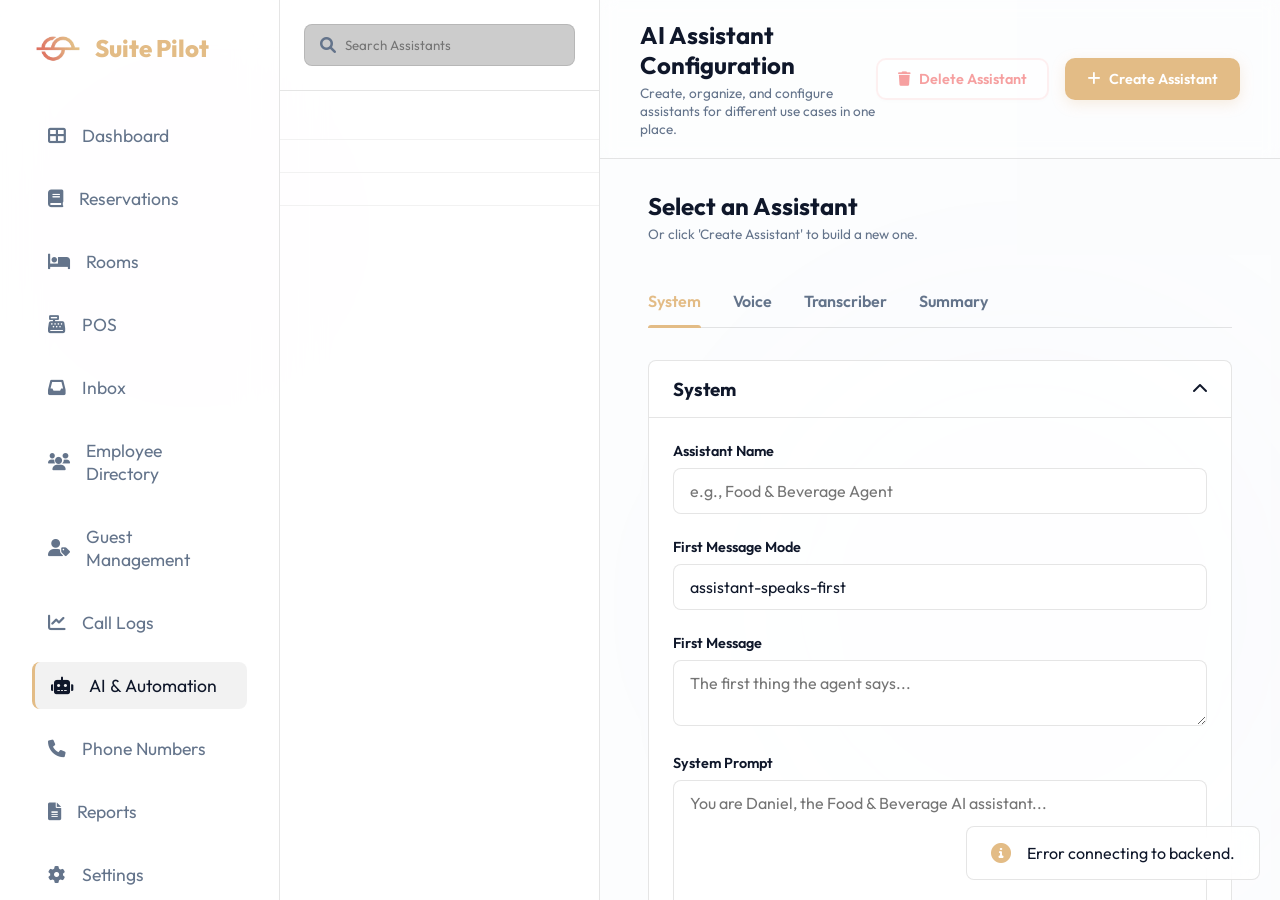
<file: frontend/assistants.html>
<!DOCTYPE html>
<html lang="en">

<head>
    <meta charset="UTF-8">
    <meta name="viewport" content="width=device-width, initial-scale=1.0">
    <link rel="apple-touch-icon" sizes="106x106" href="logo.png">
    <link rel="icon" type="image/png" href="logo.png">
    <title>AI Assistant Configuration - Suite Pilot</title>
    <link rel="preconnect" href="https://fonts.googleapis.com">
    <link rel="preconnect" href="https://fonts.gstatic.com" crossorigin>
    <link href="https://fonts.googleapis.com/css2?family=Outfit:wght@300;400;600;800&display=swap" rel="stylesheet">
    <link rel="stylesheet" href="css/style.css">
    <link href="https://cdnjs.cloudflare.com/ajax/libs/font-awesome/6.0.0/css/all.min.css" rel="stylesheet">
</head>

<body>
    <div class="background-effects">
        <div class="glow-orb orb-1"></div>
        <div class="glow-orb orb-2"></div>
    </div>

    <div class="dashboard layout-assistants">
        <!-- Main Sidebar -->
        <aside class="sidebar">
            <div class="brand">
                <img src="logo.png" alt="Aura Staff Logo" style="height: 32px; width: auto; object-fit: contain;">
                <span>Suite Pilot</span>
            </div>
            <nav class="menu">
                <a href="index.html"><i class="fas fa-th-large"></i> Dashboard</a>
                <a href="#"><i class="fas fa-book"></i> Reservations</a>
                <a href="#"><i class="fas fa-bed"></i> Rooms</a>
                <a href="#"><i class="fas fa-cash-register"></i> POS</a>
                <a href="#"><i class="fas fa-inbox"></i> Inbox</a>
                <a href="#"><i class="fas fa-users"></i> Employee Directory</a>
                <a href="#"><i class="fas fa-user-tag"></i> Guest Management</a>
                <a href="logs.html"><i class="fas fa-chart-line"></i> Call Logs</a>
                <a href="assistants.html" class="active"><i class="fas fa-robot"></i> AI & Automation</a>
                <a href="phone_numbers.html"><i class="fas fa-phone"></i> Phone Numbers</a>
                <a href="#"><i class="fas fa-file-alt"></i> Reports</a>
                <a href="#"><i class="fas fa-cog"></i> Settings</a>
            </nav>
        </aside>

        <!-- Secondary Sidebar: Assistants List -->
        <aside class="assistants-sidebar">
            <div class="search-box">
                <i class="fas fa-search"></i>
                <input type="text" placeholder="Search Assistants">
            </div>
            <div class="assistants-list" id="assistants-list">
                <!-- Populated by JS -->
                <div class="assistant-item skeleton"></div>
                <div class="assistant-item skeleton"></div>
                <div class="assistant-item skeleton"></div>
            </div>
        </aside>

        <!-- Main Configuration Panel -->
        <main class="config-panel">
            <header class="config-header">
                <div>
                    <h1>AI Assistant Configuration</h1>
                    <p>Create, organize, and configure assistants for different use cases in one place.</p>
                </div>
                <div class="header-actions">
                    <button class="btn btn-danger" id="btn-delete" disabled><i class="fas fa-trash"></i> Delete Assistant</button>
                    <button class="btn btn-primary" id="btn-create" onclick="openCreateMode()"><i class="fas fa-plus"></i> Create Assistant</button>
                </div>
            </header>

            <div class="config-content" id="config-content">
                <h2 id="assistant-name-display">Select an Assistant</h2>
                <p class="assistant-id" id="assistant-id-display">Or click 'Create Assistant' to build a new one.</p>

                <div class="tabs">
                    <div class="tab active">System</div>
                    <div class="tab">Voice</div>
                    <div class="tab">Transcriber</div>
                    <div class="tab">Summary</div>
                </div>

                <div class="config-form">
                    <div class="accordion open">
                        <div class="accordion-header">
                            <h3>System</h3>
                            <i class="fas fa-chevron-up"></i>
                        </div>
                        <div class="accordion-body">
                            <form id="assistant-form">
                                <div class="form-group">
                                    <label>Assistant Name</label>
                                    <input type="text" id="input-name" class="input-field"
                                        placeholder="e.g., Food & Beverage Agent">
                                </div>

                                <div class="form-group">
                                    <label>First Message Mode</label>
                                    <select id="input-first-msg-mode" class="input-field">
                                        <option value="assistant-speaks-first">assistant-speaks-first</option>
                                        <option value="user-speaks-first">user-speaks-first</option>
                                    </select>
                                </div>

                                <div class="form-group">
                                    <label>First Message</label>
                                    <textarea id="input-first-message" class="input-field" rows="2"
                                        placeholder="The first thing the agent says..."></textarea>
                                </div>

                                <div class="form-group">
                                    <label>System Prompt</label>
                                    <textarea id="input-system-prompt" class="input-field" rows="6"
                                        placeholder="You are Daniel, the Food & Beverage AI assistant..."></textarea>
                                </div>

                                <div class="sliders-group">
                                    <div class="slider-control">
                                        <label>Max Tokens: <span id="val-tokens">250</span></label>
                                        <input type="range" id="input-tokens" min="50" max="1000" value="250"
                                            oninput="document.getElementById('val-tokens').textContent=this.value">
                                    </div>
                                    <div class="slider-control">
                                        <label>Temperature: <span id="val-temp">0.7</span></label>
                                        <input type="range" id="input-temp" min="0" max="1" step="0.1" value="0.7"
                                            oninput="document.getElementById('val-temp').textContent=this.value">
                                    </div>
                                </div>

                                <div class="form-actions" id="form-actions" style="display: none;">
                                    <button type="submit" class="btn btn-primary" id="btn-save">Publish
                                        Assistant</button>
                                </div>
                            </form>
                        </div>
                    </div>
                </div>
            </div>
        </main>
    </div>

    <!-- Notification Toast -->
    <div id="toast" class="toast">
        <i class="fas fa-info-circle"></i>
        <span id="toast-message">Message</span>
    </div>

    <script src="js/assistants.js"></script>
</body>

</html>
</file>
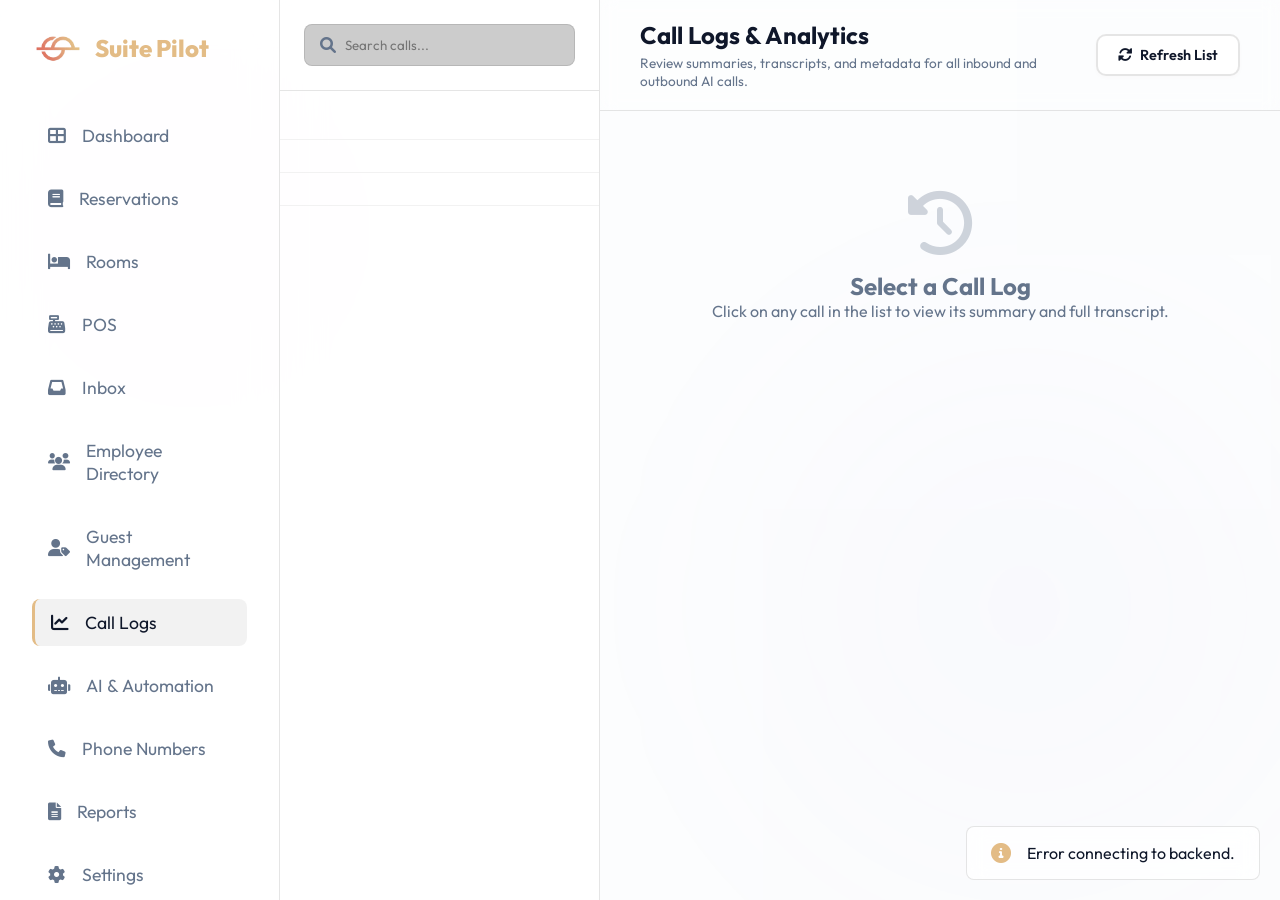
<file: frontend/logs.html>
<!DOCTYPE html>
<html lang="en">

<head>
    <meta charset="UTF-8">
    <meta name="viewport" content="width=device-width, initial-scale=1.0">
    <link rel="apple-touch-icon" sizes="76x76" href="logo.png">
    <link rel="icon" type="image/png" href="logo.png">
    <title>Call Logs & Analytics - Suite Pilot</title>
    <link rel="preconnect" href="https://fonts.googleapis.com">
    <link rel="preconnect" href="https://fonts.gstatic.com" crossorigin>
    <link href="https://fonts.googleapis.com/css2?family=Outfit:wght@300;400;600;800&display=swap" rel="stylesheet">
    <link rel="stylesheet" href="css/style.css">
    <link href="https://cdnjs.cloudflare.com/ajax/libs/font-awesome/6.0.0/css/all.min.css" rel="stylesheet">
</head>

<body>
    <div class="background-effects">
        <div class="glow-orb orb-1"></div>
        <div class="glow-orb orb-2"></div>
    </div>

    <div class="dashboard layout-assistants">
        <!-- Main Sidebar -->
        <aside class="sidebar">
            <div class="brand">
                <img src="logo.png" alt="Aura Staff Logo" style="height: 32px; width: auto; object-fit: contain;">
                <span>Suite Pilot</span>
            </div>
            <nav class="menu">
                <a href="index.html"><i class="fas fa-th-large"></i> Dashboard</a>
                <a href="#"><i class="fas fa-book"></i> Reservations</a>
                <a href="#"><i class="fas fa-bed"></i> Rooms</a>
                <a href="#"><i class="fas fa-cash-register"></i> POS</a>
                <a href="#"><i class="fas fa-inbox"></i> Inbox</a>
                <a href="#"><i class="fas fa-users"></i> Employee Directory</a>
                <a href="#"><i class="fas fa-user-tag"></i> Guest Management</a>
                <a href="logs.html" class="active"><i class="fas fa-chart-line"></i> Call Logs</a>
                <a href="assistants.html"><i class="fas fa-robot"></i> AI & Automation</a>
                <a href="phone_numbers.html"><i class="fas fa-phone"></i> Phone Numbers</a>
                <a href="#"><i class="fas fa-file-alt"></i> Reports</a>
                <a href="#"><i class="fas fa-cog"></i> Settings</a>
            </nav>
        </aside>

        <!-- Secondary Sidebar: Call List -->
        <aside class="assistants-sidebar">
            <div class="search-box">
                <i class="fas fa-search"></i>
                <input type="text" placeholder="Search calls...">
            </div>
            <div class="assistants-list" id="calls-list">
                <!-- Populated by JS -->
                <div class="assistant-item skeleton"></div>
                <div class="assistant-item skeleton"></div>
                <div class="assistant-item skeleton"></div>
            </div>
        </aside>

        <!-- Main Configuration Panel -->
        <main class="config-panel">
            <header class="config-header">
                <div>
                    <h1>Call Logs & Analytics</h1>
                    <p>Review summaries, transcripts, and metadata for all inbound and outbound AI calls.</p>
                </div>
                <div class="header-actions">
                    <button class="btn btn-secondary" onclick="fetchCalls()"><i class="fas fa-sync-alt"></i> Refresh
                        List</button>
                </div>
            </header>

            <div class="config-content" id="call-details" style="display: none; padding-bottom: 5rem;">

                <div class="call-metadata-bar">
                    <h2 id="cd-type" style="margin-bottom: 0.5rem;">Outbound Call</h2>
                    <p style="color: var(--text-secondary); margin-bottom: 1.5rem;" id="cd-id">ID: 12345</p>

                    <div class="metadata-grid">
                        <div class="meta-item">
                            <i class="fas fa-clock"></i>
                            <div>
                                <span>Duration</span>
                                <strong id="cd-duration">0m 0s</strong>
                            </div>
                        </div>
                        <div class="meta-item">
                            <i class="fas fa-dollar-sign"></i>
                            <div>
                                <span>Total Cost</span>
                                <strong id="cd-cost">$0.000</strong>
                            </div>
                        </div>
                        <div class="meta-item">
                            <i class="fas fa-info-circle"></i>
                            <div>
                                <span>End Reason</span>
                                <strong id="cd-reason">Unknown</strong>
                            </div>
                        </div>
                    </div>
                </div>

                <div id="cd-audio-container" style="margin-top: 2rem; margin-bottom: 2rem; display: none;">
                    <h3 style="margin-bottom: 0.5rem;"><i class="fas fa-play-circle"></i> Recording</h3>
                    <audio id="cd-audio" controls style="width: 100%; border-radius: 0.5rem;"></audio>
                </div>

                <div class="accordion open" style="margin-top: 2rem;">
                    <div class="accordion-header" onclick="toggleAccordion(this)">
                        <h3>AI Summary</h3>
                        <i class="fas fa-chevron-up"></i>
                    </div>
                    <div class="accordion-body">
                        <p id="cd-summary" style="line-height: 1.6; color: var(--text-primary);">No summary available
                            for this call.</p>
                    </div>
                </div>

                <div class="accordion open" style="margin-top: 1rem;">
                    <div class="accordion-header" onclick="toggleAccordion(this)">
                        <h3>Call Transcript</h3>
                        <i class="fas fa-chevron-up"></i>
                    </div>
                    <div class="accordion-body" style="background: rgba(0,0,0,0.02);">
                        <div class="transcript-container" id="cd-transcript">
                            <!-- Populated by JS -->
                            <p style="text-align: center; color: var(--text-secondary);">No transcript available.</p>
                        </div>
                    </div>
                </div>

            </div>

            <div id="no-selection-state" style="padding: 5rem 3rem; text-align: center; color: var(--text-secondary);">
                <i class="fas fa-history fa-4x" style="margin-bottom: 1rem; opacity: 0.3;"></i>
                <h2>Select a Call Log</h2>
                <p>Click on any call in the list to view its summary and full transcript.</p>
            </div>
        </main>
    </div>

    <!-- Notification Toast -->
    <div id="toast" class="toast">
        <i class="fas fa-info-circle"></i>
        <span id="toast-message">Message</span>
    </div>

    <script src="js/logs.js"></script>
</body>

</html>
</file>
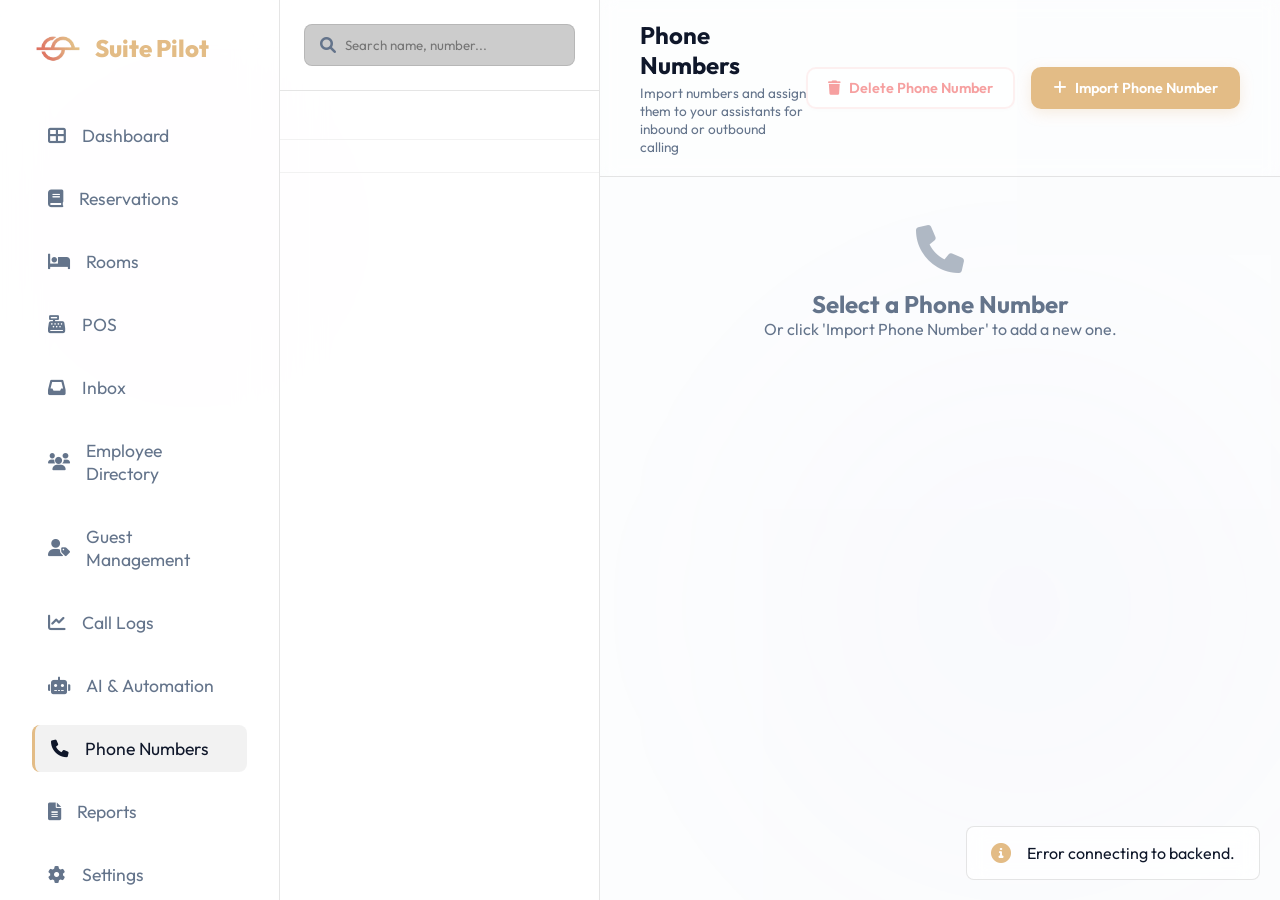
<file: frontend/phone_numbers.html>
<!DOCTYPE html>
<html lang="en">

<head>
    <meta charset="UTF-8">
    <meta name="viewport" content="width=device-width, initial-scale=1.0">
    <link rel="apple-touch-icon" sizes="76x76" href="logo.png">
    <link rel="icon" type="image/png" href="logo.png">
    <title>Phone Numbers - Suite Pilot</title>
    <link rel="preconnect" href="https://fonts.googleapis.com">
    <link rel="preconnect" href="https://fonts.gstatic.com" crossorigin>
    <link href="https://fonts.googleapis.com/css2?family=Outfit:wght@300;400;600;800&display=swap" rel="stylesheet">
    <link rel="stylesheet" href="css/style.css">
    <link href="https://cdnjs.cloudflare.com/ajax/libs/font-awesome/6.0.0/css/all.min.css" rel="stylesheet">
</head>

<body>
    <div class="background-effects">
        <div class="glow-orb orb-1"></div>
        <div class="glow-orb orb-2"></div>
    </div>

    <div class="dashboard layout-assistants">
        <!-- Main Sidebar -->
        <aside class="sidebar">
            <div class="brand">
                <img src="logo.png" alt="Aura Staff Logo" style="height: 32px; width: auto; object-fit: contain;">
                <span>Suite Pilot</span>
            </div>
            <nav class="menu">
                <a href="index.html"><i class="fas fa-th-large"></i> Dashboard</a>
                <a href="#"><i class="fas fa-book"></i> Reservations</a>
                <a href="#"><i class="fas fa-bed"></i> Rooms</a>
                <a href="#"><i class="fas fa-cash-register"></i> POS</a>
                <a href="#"><i class="fas fa-inbox"></i> Inbox</a>
                <a href="#"><i class="fas fa-users"></i> Employee Directory</a>
                <a href="#"><i class="fas fa-user-tag"></i> Guest Management</a>
                <a href="logs.html"><i class="fas fa-chart-line"></i> Call Logs</a>
                <a href="assistants.html"><i class="fas fa-robot"></i> AI & Automation</a>
                <a href="phone_numbers.html" class="active"><i class="fas fa-phone"></i> Phone Numbers</a>
                <a href="#"><i class="fas fa-file-alt"></i> Reports</a>
                <a href="#"><i class="fas fa-cog"></i> Settings</a>
            </nav>
        </aside>

        <!-- Secondary Sidebar: Phone Numbers List -->
        <aside class="assistants-sidebar">
            <div class="search-box">
                <i class="fas fa-search"></i>
                <input type="text" placeholder="Search name, number...">
            </div>
            <div class="assistants-list" id="phone-numbers-list">
                <!-- Populated by JS -->
                <div class="assistant-item skeleton"></div>
                <div class="assistant-item skeleton"></div>
            </div>
        </aside>

        <!-- Main Configuration Panel -->
        <main class="config-panel">
            <header class="config-header">
                <div>
                    <h1>Phone Numbers</h1>
                    <p>Import numbers and assign them to your assistants for inbound or outbound calling</p>
                </div>
                <div class="header-actions">
                    <button class="btn btn-danger" id="btn-delete" disabled><i class="fas fa-trash"></i> Delete Phone Number</button>
                    <button class="btn btn-primary" id="btn-create" onclick="importPhoneNumber()"><i class="fas fa-plus"></i> Import Phone Number</button>
                </div>
            </header>

            <div class="config-content" id="config-content" style="display: none;">

                <form id="phone-number-form">

                    <!-- Details Accordion -->
                    <div class="accordion open">
                        <div class="accordion-header" onclick="toggleAccordion(this)">
                            <h3>Phone Number Details</h3>
                            <i class="fas fa-chevron-up"></i>
                        </div>
                        <div class="accordion-body">
                            <p style="font-size: 0.85rem; color: var(--text-secondary); margin-bottom: 1rem;">Give your
                                phone number a descriptive name to help identify it in your list.</p>
                            <div class="form-group">
                                <label>Phone Number Label</label>
                                <input type="text" id="input-label" class="input-field"
                                    placeholder="e.g., Phone Number 1">
                            </div>

                            <div class="form-group"
                                style="display: flex; justify-content: space-between; align-items: center; padding: 1rem 0; border-top: 1px solid var(--border-color);">
                                <div>
                                    <label style="margin-bottom: 0;">SMS Enabled</label>
                                    <p style="font-size: 0.8rem; color: var(--text-secondary); margin-top: 0.25rem;">
                                        Enable or disable SMS messaging for this Twilio phone number</p>
                                </div>
                                <label class="switch">
                                    <input type="checkbox" id="input-sms">
                                    <span class="slider round"></span>
                                </label>
                            </div>
                        </div>
                    </div>

                    <!-- Server URL Accordion -->
                    <div class="accordion open">
                        <div class="accordion-header" onclick="toggleAccordion(this)">
                            <h3>Phone Number Server URL</h3>
                            <i class="fas fa-chevron-up"></i>
                        </div>
                        <div class="accordion-body">
                            <p style="font-size: 0.85rem; color: var(--text-secondary); margin-bottom: 1rem;">Configure
                                a custom server URL for this phone number.</p>
                            <div class="form-group">
                                <label>Server URL</label>
                                <input type="text" id="input-server-url" class="input-field" placeholder="Server URL">
                            </div>
                        </div>
                    </div>

                    <!-- Inbound Settings Accordion -->
                    <div class="accordion open">
                        <div class="accordion-header" onclick="toggleAccordion(this)">
                            <h3>Inbound Settings</h3>
                            <i class="fas fa-chevron-up"></i>
                        </div>
                        <div class="accordion-body">
                            <p style="font-size: 0.85rem; color: var(--text-secondary); margin-bottom: 1rem;">Assign an
                                assistant to handle inbound calls.</p>
                            <div class="form-group">
                                <label>Assistant</label>
                                <select id="input-inbound-assistant" class="input-field">
                                    <option value="">Select Assistant...</option>
                                </select>
                            </div>
                            <div class="form-group">
                                <label>Fallback Destination</label>
                                <input type="text" id="input-fallback" class="input-field" placeholder="+1234567890">
                            </div>
                        </div>
                    </div>

                    <!-- Outbound Settings Accordion -->
                    <div class="accordion open">
                        <div class="accordion-header" onclick="toggleAccordion(this)">
                            <h3>Outbound Settings</h3>
                            <i class="fas fa-chevron-up"></i>
                        </div>
                        <div class="accordion-body">
                            <p style="font-size: 0.85rem; color: var(--text-secondary); margin-bottom: 1rem;">Setup
                                outbound calling by providing a customer number and selecting an assistant.</p>
                            <div class="form-group">
                                <label>Customer Phone Number</label>
                                <input type="text" id="input-outbound-customer" class="input-field"
                                    placeholder="+1234567890">
                            </div>
                            <div class="form-group">
                                <label>Assistant for Outbound Call</label>
                                <select id="input-outbound-assistant" class="input-field">
                                    <option value="">Select Assistant...</option>
                                </select>
                            </div>
                            <div class="form-actions" style="justify-content: flex-start;">
                                <button type="button" class="btn btn-primary" id="btn-make-call"
                                    onclick="makeOutboundCall()" style="margin-right: 1rem;"><i
                                        class="fas fa-phone"></i> Make a Call</button>
                                <button type="button" class="btn btn-secondary" disabled><i
                                        class="fas fa-calendar-alt"></i> Schedule a call</button>
                            </div>
                        </div>
                    </div>

                    <div class="form-actions" id="form-actions">
                        <button type="submit" class="btn btn-primary" id="btn-save">Save Settings</button>
                    </div>
                </form>
            </div>

            <div id="no-selection-state" style="padding: 3rem; text-align: center; color: var(--text-secondary);">
                <i class="fas fa-phone fa-3x" style="margin-bottom: 1rem; opacity: 0.5;"></i>
                <h2>Select a Phone Number</h2>
                <p>Or click 'Import Phone Number' to add a new one.</p>
            </div>
        </main>
    </div>

    <!-- Notification Toast -->
    <div id="toast" class="toast">
        <i class="fas fa-info-circle"></i>
        <span id="toast-message">Message</span>
    </div>

    <script src="js/phone_numbers.js"></script>
</body>

</html>
</file>
<file: frontend/css/style.css>
:root {
    --bg-dark: #f8fafc;
    --bg-panel: rgba(255, 255, 255, 0.8);
    --border-color: rgba(0, 0, 0, 0.1);
    --text-primary: #0f172a;
    --text-secondary: #64748b;

    --primary: #e3bc86;
    --primary-hover: #d4ab75;
    --secondary: #8b5cf6;
    --accent: #d1a86e;

    --reservation-color: #e3bc86;
    --housekeeping-color: #8b5cf6;
    --feedback-color: #10b981;
    --sidebar-width: 280px;
}

* {
    margin: 0;
    padding: 0;
    box-sizing: border-box;
    font-family: 'Outfit', sans-serif;
}

body {
    background-color: var(--bg-dark);
    color: var(--text-primary);
    min-height: 100vh;
    overflow-x: hidden;
    position: relative;
}

/* Background Effects */
.background-effects {
    position: fixed;
    top: 0;
    left: 0;
    width: 100vw;
    height: 100vh;
    z-index: -1;
    overflow: hidden;
}

.glow-orb {
    position: absolute;
    border-radius: 50%;
    filter: blur(100px);
    opacity: 0.5;
}

.orb-1 {
    top: -10%;
    left: -10%;
    width: 50vw;
    height: 50vw;
    background: radial-gradient(circle, rgba(236, 72, 153, 0.1) 0%, rgba(248, 250, 252, 0) 70%);
    animation: float 10s infinite alternate ease-in-out;
}

.orb-2 {
    bottom: -10%;
    right: -10%;
    width: 60vw;
    height: 60vw;
    background: radial-gradient(circle, rgba(139, 92, 246, 0.1) 0%, rgba(248, 250, 252, 0) 70%);
    animation: float 15s infinite alternate-reverse ease-in-out;
}

@keyframes float {
    0% {
        transform: translate(0, 0);
    }

    100% {
        transform: translate(50px, 50px);
    }
}

/* Layout */
.dashboard {
    display: flex;
    min-height: 100vh;
}

/* Sidebar */
.sidebar {
    width: var(--sidebar-width);
    background: rgba(255, 255, 255, 0.9);
    backdrop-filter: blur(20px);
    border-right: 1px solid var(--border-color);
    padding: 2rem;
    display: flex;
    flex-direction: column;
    position: fixed;
    height: 100vh;
    left: 0;
    top: 0;
    z-index: 100;
}

.brand {
    font-size: 1.5rem;
    font-weight: 800;
    color: var(--primary);
    margin-bottom: 3rem;
    display: flex;
    align-items: center;
    gap: 0.75rem;
}

.menu {
    display: flex;
    flex-direction: column;
    gap: 1rem;
}

.menu a {
    color: var(--text-secondary);
    text-decoration: none;
    font-size: 1.1rem;
    padding: 0.75rem 1rem;
    border-radius: 0.5rem;
    transition: all 0.3s ease;
    display: flex;
    align-items: center;
    gap: 1rem;
}

.menu a:hover,
.menu a.active {
    color: var(--text-primary);
    background: rgba(0, 0, 0, 0.05);
}

.menu a.active {
    border-left: 3px solid var(--primary);
}

/* Main Content */
.main-content {
    flex: 1;
    padding: 2rem 3rem;
    margin-left: var(--sidebar-width);
    min-height: 100vh;
}

.top-header {
    display: flex;
    justify-content: space-between;
    align-items: center;
    margin-bottom: 3rem;
}

.top-header h1 {
    font-size: 2rem;
    font-weight: 600;
}

.user-profile img {
    width: 45px;
    height: 45px;
    border-radius: 50%;
    border: 2px solid var(--primary);
}

/* Stats Grid */
.stats-grid {
    display: grid;
    grid-template-columns: repeat(auto-fit, minmax(250px, 1fr));
    gap: 1.5rem;
    margin-bottom: 3rem;
}

.stat-card {
    background: var(--bg-panel);
    backdrop-filter: blur(10px);
    border: 1px solid var(--border-color);
    border-radius: 1rem;
    padding: 1.5rem;
    transition: transform 0.3s ease, box-shadow 0.3s ease;
}

.stat-card:hover {
    transform: translateY(-5px);
    box-shadow: 0 10px 25px rgba(0, 0, 0, 0.2);
}

.stat-card h3 {
    color: var(--text-secondary);
    font-size: 1rem;
    font-weight: 400;
    margin-bottom: 0.5rem;
}

.stat-card .value {
    font-size: 2.5rem;
    font-weight: 800;
}

/* Agent Section */
.agents-section h2 {
    font-size: 1.75rem;
    margin-bottom: 0.5rem;
}

.subtitle {
    color: var(--text-secondary);
    margin-bottom: 2rem;
}

.agent-cards {
    display: grid;
    grid-template-columns: repeat(auto-fit, minmax(300px, 1fr));
    gap: 2rem;
}

.agent-card {
    background: var(--bg-panel);
    backdrop-filter: blur(10px);
    border: 1px solid var(--border-color);
    border-radius: 1.5rem;
    padding: 2rem;
    position: relative;
    overflow: hidden;
    transition: all 0.3s ease;
}

.agent-card::before {
    content: '';
    position: absolute;
    top: 0;
    left: 0;
    width: 100%;
    height: 4px;
}

#agent-reservation::before {
    background: var(--reservation-color);
}

#agent-housekeeping::before {
    background: var(--housekeeping-color);
}

#agent-feedback::before {
    background: var(--feedback-color);
}

.agent-icon {
    width: 60px;
    height: 60px;
    border-radius: 1rem;
    display: flex;
    align-items: center;
    justify-content: center;
    font-size: 1.5rem;
    margin-bottom: 1.5rem;
}

.agent-icon.reservation {
    background: rgba(56, 189, 248, 0.1);
    color: var(--reservation-color);
}

.agent-icon.housekeeping {
    background: rgba(52, 211, 153, 0.1);
    color: var(--housekeeping-color);
}

.agent-icon.feedback {
    background: rgba(251, 191, 36, 0.1);
    color: var(--feedback-color);
}

.agent-card h3 {
    font-size: 1.25rem;
    margin-bottom: 0.5rem;
}

.agent-card p {
    color: var(--text-secondary);
    font-size: 0.95rem;
    line-height: 1.5;
    margin-bottom: 1.5rem;
    min-height: 45px;
}

.status-indicator {
    display: flex;
    align-items: center;
    gap: 0.5rem;
    font-size: 0.85rem;
    color: var(--text-secondary);
    margin-bottom: 1.5rem;
}

.status-indicator .dot {
    width: 8px;
    height: 8px;
    border-radius: 50%;
    background: var(--text-secondary);
}

.status-indicator.active .dot {
    background: #10b981;
    box-shadow: 0 0 10px #10b981;
}

.actions {
    display: flex;
    gap: 1rem;
}

.actions .btn {
    flex: 1;
}

.btn {
    padding: 10px 20px;
    border: 2px solid transparent;
    border-radius: 10px;
    font-weight: 600;
    cursor: pointer;
    transition: all 0.25s ease;
    display: inline-flex;
    align-items: center;
    justify-content: center;
    gap: 8px;
    font-family: 'Outfit', sans-serif;
    font-size: 0.9rem;
    box-shadow: 0 2px 4px rgba(0, 0, 0, 0.02);
    white-space: nowrap;
}

.btn:disabled {
    opacity: 0.5;
    cursor: not-allowed;
}

.btn-primary {
    background: var(--primary);
    color: #fff;
    box-shadow: 0 4px 14px rgba(227, 188, 134, 0.25);
}

.btn-primary:hover:not(:disabled) {
    background: var(--primary-hover);
    transform: translateY(-2px);
    box-shadow: 0 6px 20px rgba(227, 188, 134, 0.35);
}

.btn-secondary {
    background: #fff;
    border: 2px solid var(--border-color);
    color: var(--text-primary);
}

.btn-secondary:hover:not(:disabled) {
    background: var(--bg-dark);
    border-color: var(--text-secondary);
    transform: translateY(-2px);
}

/* Toast */
.toast {
    position: fixed;
    bottom: -100px;
    right: 20px;
    background: var(--bg-panel);
    backdrop-filter: blur(10px);
    border: 1px solid var(--border-color);
    padding: 1rem 1.5rem;
    border-radius: 0.5rem;
    display: flex;
    align-items: center;
    gap: 1rem;
    transition: bottom 0.3s cubic-bezier(0.68, -0.55, 0.265, 1.55);
    z-index: 1000;
}

.toast.show {
    bottom: 20px;
}

.toast i {
    color: var(--primary);
    font-size: 1.25rem;
}

/* Input Fields */
.call-settings {
    margin-bottom: 3rem;
}

.settings-card {
    background: var(--bg-panel);
    backdrop-filter: blur(10px);
    border: 1px solid var(--border-color);
    border-radius: 1.5rem;
    padding: 2rem;
    display: flex;
    gap: 2rem;
    flex-wrap: wrap;
}

.input-group {
    flex: 1;
    display: flex;
    flex-direction: column;
    gap: 0.5rem;
    min-width: 250px;
}

.input-group label {
    font-size: 0.9rem;
    color: var(--text-secondary);
}

.input-field {
    padding: 0.75rem 1rem;
    border-radius: 0.5rem;
    border: 1px solid var(--border-color);
    background: rgba(255, 255, 255, 0.9);
    color: var(--text-primary);
    font-size: 1rem;
    outline: none;
    transition: all 0.3s ease;
    width: 100%;
}

.input-field:focus {
    border-color: var(--primary);
    box-shadow: 0 0 10px rgba(56, 189, 248, 0.2);
}

/* Layout for Assistants Page */
.layout-assistants {
    height: 100vh;
    overflow: hidden;
}

.assistants-sidebar {
    width: 320px;
    background: rgba(255, 255, 255, 0.9);
    backdrop-filter: blur(20px);
    border-right: 1px solid var(--border-color);
    display: flex;
    flex-direction: column;
    position: fixed;
    height: 100vh;
    left: var(--sidebar-width);
    top: 0;
    z-index: 90;
}

.search-box {
    padding: 1.5rem;
    border-bottom: 1px solid var(--border-color);
    position: relative;
}

.search-box i {
    position: absolute;
    left: 2.5rem;
    top: 50%;
    transform: translateY(-50%);
    color: var(--text-secondary);
}

.search-box input {
    width: 100%;
    background: rgba(0, 0, 0, 0.2);
    border: 1px solid var(--border-color);
    border-radius: 0.5rem;
    padding: 0.75rem 1rem 0.75rem 2.5rem;
    color: var(--text-primary);
    outline: none;
}

.assistants-list {
    flex: 1;
    overflow-y: auto;
    padding: 1rem 0;
}

.assistant-item {
    padding: 1rem 1.5rem;
    border-bottom: 1px solid rgba(0, 0, 0, 0.05);
    cursor: pointer;
    transition: all 0.2s;
}

.assistant-item:hover,
.assistant-item.selected {
    background: rgba(227, 188, 134, 0.05);
    border-left: 3px solid var(--primary);
}

.assistant-item h4 {
    font-size: 1rem;
    font-weight: 600;
    margin-bottom: 0.25rem;
}

.assistant-item p {
    font-size: 0.8rem;
    color: var(--text-secondary);
}

.config-panel {
    flex: 1;
    display: flex;
    flex-direction: column;
    overflow-y: auto;
    background: rgba(255, 255, 255, 0.5);
    margin-left: calc(var(--sidebar-width) + 320px);
}

.config-header {
    display: flex;
    justify-content: space-between;
    align-items: center;
    padding: 1.25rem 2.5rem;
    border-bottom: 1px solid var(--border-color);
    background: rgba(255, 255, 255, 0.4);
    backdrop-filter: blur(8px);
}

.config-header h1 {
    font-size: 1.5rem;
}

.config-header p {
    color: var(--text-secondary);
    font-size: 0.85rem;
    margin-top: 0.25rem;
    max-width: 480px;
}

.header-actions {
    display: flex;
    gap: 1rem;
}

.btn-danger {
    background: #fff;
    color: #ef4444;
    border: 2px solid #fee2e2;
}

.btn-danger:hover:not(:disabled) {
    background: #fef2f2;
    border-color: #ef4444;
    transform: translateY(-2px);
}

.config-content {
    padding: 2rem 3rem;
    max-width: 900px;
}

#assistant-name-display {
    font-size: 1.5rem;
    margin-bottom: 0.25rem;
}

.assistant-id {
    color: var(--text-secondary);
    font-size: 0.85rem;
    margin-bottom: 2rem;
}

.tabs {
    display: flex;
    gap: 2rem;
    border-bottom: 1px solid var(--border-color);
    margin-bottom: 2rem;
}

.tab {
    padding: 1rem 0;
    color: var(--text-secondary);
    cursor: pointer;
    position: relative;
    font-weight: 600;
}

.tab.active {
    color: var(--primary);
}

.tab.active::after {
    content: '';
    position: absolute;
    bottom: -1px;
    left: 0;
    width: 100%;
    height: 3px;
    background: var(--primary);
    border-radius: 3px 3px 0 0;
}

.accordion {
    background: var(--bg-panel);
    border: 1px solid var(--border-color);
    border-radius: 0.5rem;
    margin-bottom: 1rem;
}

.accordion-header {
    padding: 1rem 1.5rem;
    display: flex;
    justify-content: space-between;
    align-items: center;
    cursor: pointer;
    font-weight: 600;
}

.accordion-body {
    padding: 1.5rem;
    border-top: 1px solid var(--border-color);
}

.form-group {
    margin-bottom: 1.5rem;
}

.form-group label {
    display: block;
    margin-bottom: 0.5rem;
    font-weight: 600;
    font-size: 0.9rem;
}

textarea.input-field {
    resize: vertical;
    width: 100%;
}

select.input-field {
    width: 100%;
    appearance: none;
    background-image: url("data:image/svg+xml;charset=UTF-8,%3csvg xmlns='http://www.w3.org/2000/svg' viewBox='0 0 24 24' fill='none' stroke='white' stroke-width='2' stroke-linecap='round' stroke-linejoin='round'%3e%3cpolyline points='6 9 12 15 18 9'%3e%3c/polyline%3e%3c/svg%3e");
    background-repeat: no-repeat;
    background-position: right 1rem center;
    background-size: 1em;
}

.sliders-group {
    display: flex;
    gap: 2rem;
    margin-bottom: 2rem;
}

.slider-control {
    flex: 1;
}

.slider-control label {
    display: block;
    margin-bottom: 0.5rem;
    font-size: 0.9rem;
}

.slider-control input[type=range] {
    width: 100%;
    accent-color: var(--primary);
}

.form-actions {
    display: flex;
    justify-content: flex-end;
    margin-top: 1rem;
}

/* Call Logs Specific Styles */
.metadata-grid {
    display: flex;
    gap: 2rem;
    padding: 1.5rem;
    background: rgba(255, 255, 255, 0.9);
    border: 1px solid var(--border-color);
    border-radius: 1rem;
}

.meta-item {
    display: flex;
    align-items: center;
    gap: 1rem;
}

.meta-item i {
    font-size: 1.5rem;
    color: var(--primary);
    background: rgba(227, 188, 134, 0.1);
    padding: 1rem;
    border-radius: 0.5rem;
}

.meta-item span {
    display: block;
    font-size: 0.8rem;
    color: var(--text-secondary);
}

.meta-item strong {
    display: block;
    font-size: 1.1rem;
}

/* Chat Bubbles for Transcript */
.transcript-container {
    display: flex;
    flex-direction: column;
    gap: 1rem;
}

.chat-bubble {
    max-width: 80%;
    padding: 1rem 1.25rem;
    border-radius: 1rem;
    position: relative;
    font-size: 0.95rem;
    line-height: 1.5;
}

.chat-bubble.ai {
    align-self: flex-start;
    background: #ffffff;
    border: 1px solid var(--border-color);
    border-bottom-left-radius: 0.25rem;
}

.chat-bubble.user {
    align-self: flex-end;
    background: var(--primary);
    color: white;
    border-bottom-right-radius: 0.25rem;
}

.chat-bubble .role {
    font-size: 0.75rem;
    font-weight: 600;
    margin-bottom: 0.25rem;
    opacity: 0.8;
    text-transform: uppercase;
}

/* Toggle Switch */
.switch {
    position: relative;
    display: inline-block;
    width: 50px;
    height: 24px;
}

.switch input {
    opacity: 0;
    width: 0;
    height: 0;
}

.slider {
    position: absolute;
    cursor: pointer;
    top: 0;
    left: 0;
    right: 0;
    bottom: 0;
    background-color: #e5e7eb;
    transition: .4s;
}

.slider:before {
    position: absolute;
    content: "";
    height: 18px;
    width: 18px;
    left: 3px;
    bottom: 3px;
    background-color: white;
    transition: .4s;
    box-shadow: 0 1px 3px rgba(0, 0, 0, 0.2);
}

input:checked+.slider {
    background-color: var(--primary);
}

input:focus+.slider {
    box-shadow: 0 0 1px var(--primary);
}

input:checked+.slider:before {
    transform: translateX(26px);
}

.slider.round {
    border-radius: 24px;
}

.slider.round:before {
    border-radius: 50%;
}

/* Glass Table Styling */
.reservations-container {
    margin-top: 1.5rem;
}

.glass-table-wrapper {
    background: var(--bg-panel);
    backdrop-filter: blur(10px);
    border: 1px solid var(--border-color);
    border-radius: 1rem;
    overflow: hidden;
    box-shadow: 0 10px 30px rgba(0, 0, 0, 0.05);
}

.glass-table {
    width: 100%;
    border-collapse: collapse;
    font-size: 0.9rem;
}

.glass-table th {
    text-align: left;
    padding: 1.25rem 1.5rem;
    background: rgba(0, 0, 0, 0.02);
    color: var(--text-secondary);
    font-weight: 600;
    text-transform: uppercase;
    font-size: 0.75rem;
    letter-spacing: 0.05em;
    border-bottom: 1px solid var(--border-color);
}

.glass-table td {
    padding: 1.25rem 1.5rem;
    border-bottom: 1px solid var(--border-color);
    color: var(--text-primary);
}

.glass-table tr:last-child td {
    border-bottom: none;
}

.glass-table tr:hover {
    background: rgba(227, 188, 134, 0.03);
}

.badge-confirmed {
    background: #dcfce7;
    color: #166534;
    padding: 0.25rem 0.75rem;
    border-radius: 2rem;
    font-size: 0.75rem;
    font-weight: 600;
}

.summary-text {
    max-width: 400px;
    white-space: nowrap;
    overflow: hidden;
    text-overflow: ellipsis;
    display: block;
}

/* Skeleton loader */
.skeleton {
    animation: skeleton-loading 1s linear infinite alternate;
}

/* Side Drawer Styling */
.drawer {
    position: fixed;
    top: 0;
    right: -450px;
    width: 450px;
    height: 100%;
    background: rgba(255, 255, 255, 0.85);
    backdrop-filter: blur(25px);
    border-left: 1px solid var(--border-color);
    box-shadow: -10px 0 30px rgba(0, 0, 0, 0.1);
    z-index: 2000;
    transition: right 0.4s cubic-bezier(0.4, 0, 0.2, 1);
    display: flex;
    flex-direction: column;
}

.drawer.open {
    right: 0;
}

.drawer-header {
    padding: 2rem;
    border-bottom: 1px solid var(--border-color);
    display: flex;
    justify-content: space-between;
    align-items: center;
}

.drawer-header h2 {
    font-size: 1.5rem;
    font-weight: 700;
    color: var(--text-primary);
}

.btn-close {
    background: none;
    border: none;
    font-size: 1.25rem;
    color: var(--text-secondary);
    cursor: pointer;
    transition: color 0.2s;
}

.btn-close:hover {
    color: var(--primary);
}

.drawer-content {
    padding: 2rem;
    overflow-y: auto;
    flex: 1;
}

.detail-section {
    margin-bottom: 2rem;
}

.detail-section h3 {
    font-size: 0.8rem;
    text-transform: uppercase;
    letter-spacing: 0.05em;
    color: var(--text-secondary);
    margin-bottom: 0.75rem;
}

.detail-card {
    background: rgba(255, 255, 255, 0.5);
    border: 1px solid var(--border-color);
    border-radius: 1rem;
    padding: 1.25rem;
}

.detail-grid {
    display: grid;
    grid-template-columns: 1fr 1fr;
    gap: 1.5rem;
}

.detail-item .label {
    font-size: 0.75rem;
    color: var(--text-secondary);
    margin-bottom: 0.25rem;
}

.detail-item .value {
    font-size: 1rem;
    font-weight: 600;
    color: var(--text-primary);
}

.summary-box {
    background: rgba(227, 188, 134, 0.05);
    border-left: 4px solid var(--primary);
    padding: 1.25rem;
    border-radius: 0 0.75rem 0.75rem 0;
    line-height: 1.6;
    color: var(--text-primary);
    font-style: italic;
}

.extra-tag {
    display: inline-block;
    background: rgba(139, 92, 246, 0.1);
    color: var(--secondary);
    padding: 0.35rem 0.75rem;
    border-radius: 2rem;
    font-size: 0.8rem;
    font-weight: 600;
    margin-right: 0.5rem;
    margin-bottom: 0.5rem;
}

/* Row clickable style */
.glass-table tbody tr {
    cursor: pointer;
    transition: all 0.2s;
}

.glass-table tbody tr:hover {
    background: rgba(227, 188, 134, 0.05);
    transform: scale(1.002);
}

/* Modal Styling */
.modal {
    position: fixed;
    top: 0;
    left: 0;
    width: 100%;
    height: 100%;
    background: rgba(0, 0, 0, 0.4);
    backdrop-filter: blur(5px);
    display: none;
    justify-content: center;
    align-items: center;
    z-index: 1100;
}

.modal.show {
    display: flex;
}

.modal-content.glass {
    width: 90%;
    max-width: 600px;
    max-height: 80vh;
    background: rgba(255, 255, 255, 0.9);
    backdrop-filter: blur(20px);
    border-radius: 1.5rem;
    display: flex;
    flex-direction: column;
    box-shadow: 0 25px 50px -12px rgba(0, 0, 0, 0.25);
}

.modal-header {
    padding: 1.5rem 2rem;
    border-bottom: 1px solid var(--border-color);
    display: flex;
    justify-content: space-between;
    align-items: center;
}

.transcript-body {
    padding: 2rem;
    overflow-y: auto;
    font-family: 'Inter', sans-serif;
    line-height: 1.6;
    white-space: pre-wrap;
    color: var(--text-primary);
}

.transcript-line {
    margin-bottom: 1rem;
}

.transcript-line b {
    color: var(--primary);
    text-transform: uppercase;
    font-size: 0.75rem;
    display: block;
}

@keyframes skeleton-loading {
    0% {
        background-color: rgba(0, 0, 0, 0.02);
    }

    100% {
        background-color: rgba(0, 0, 0, 0.08);
    }
}
</file>
